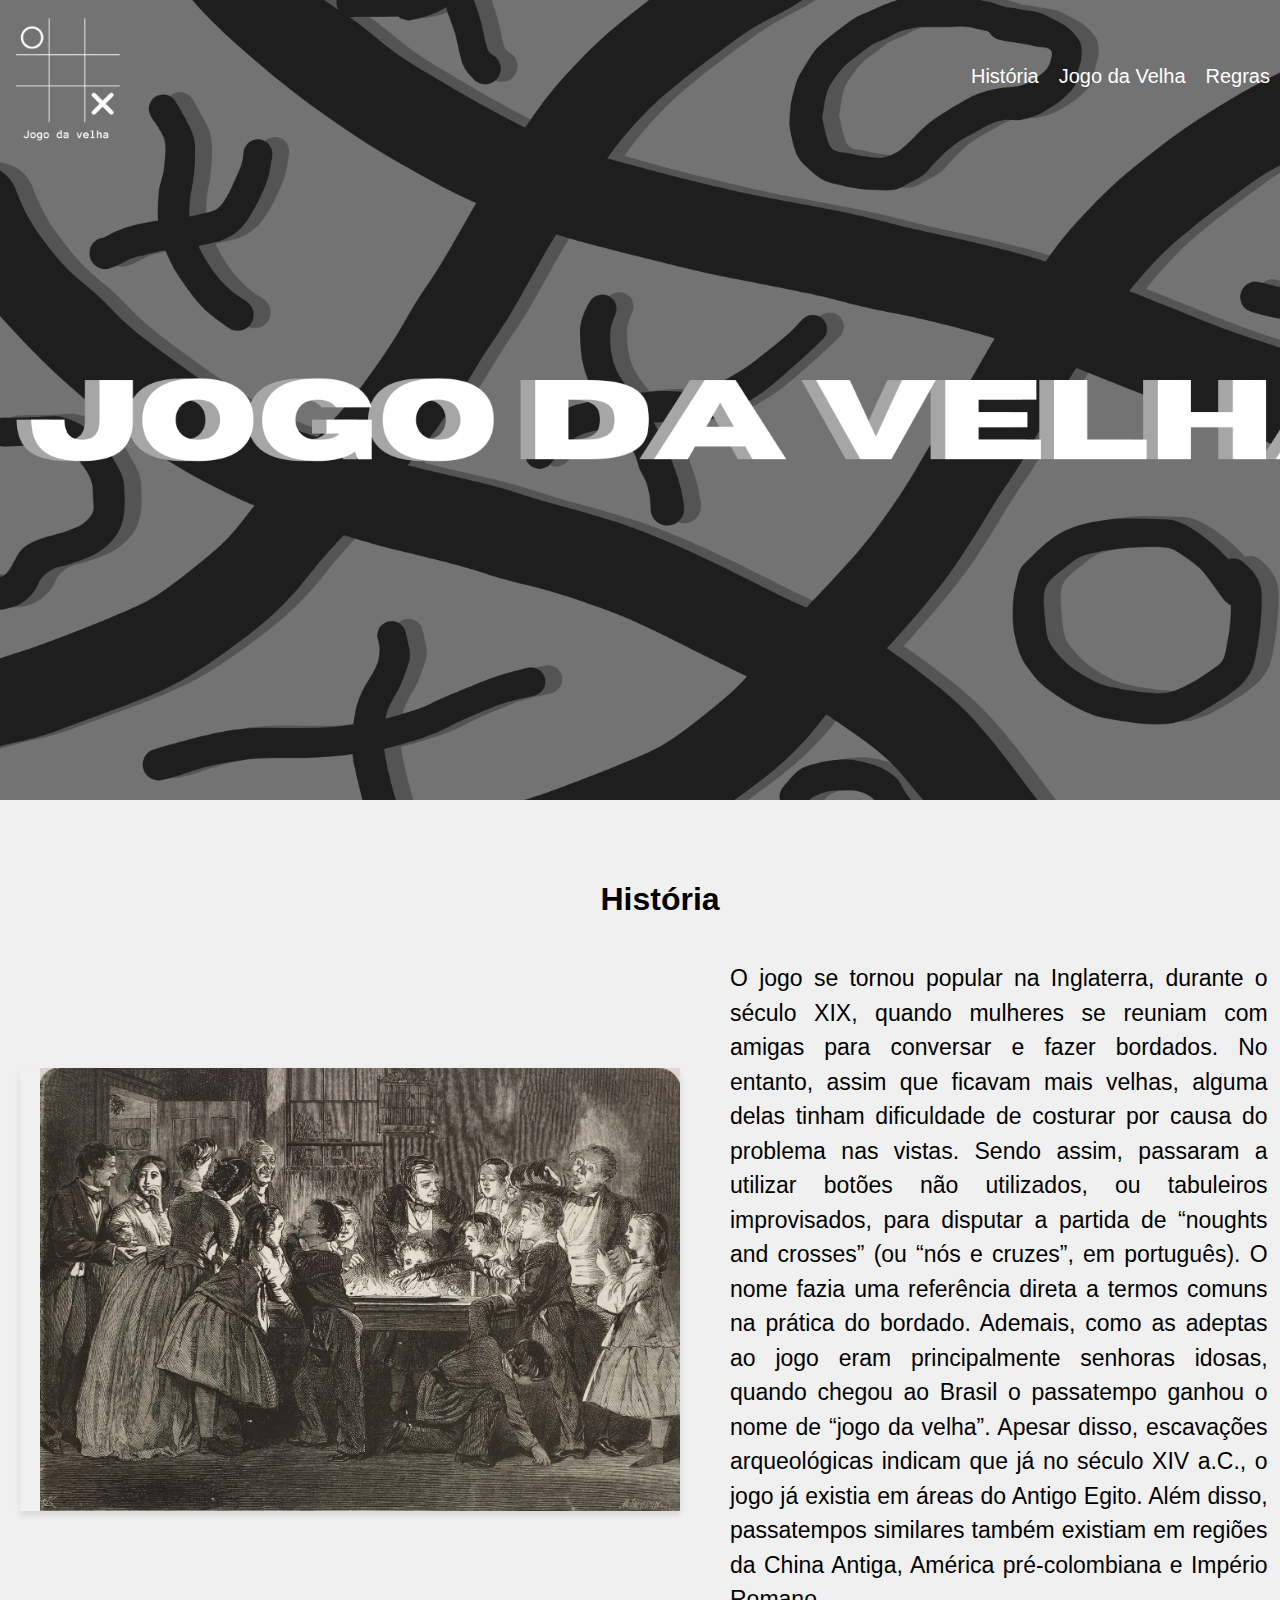
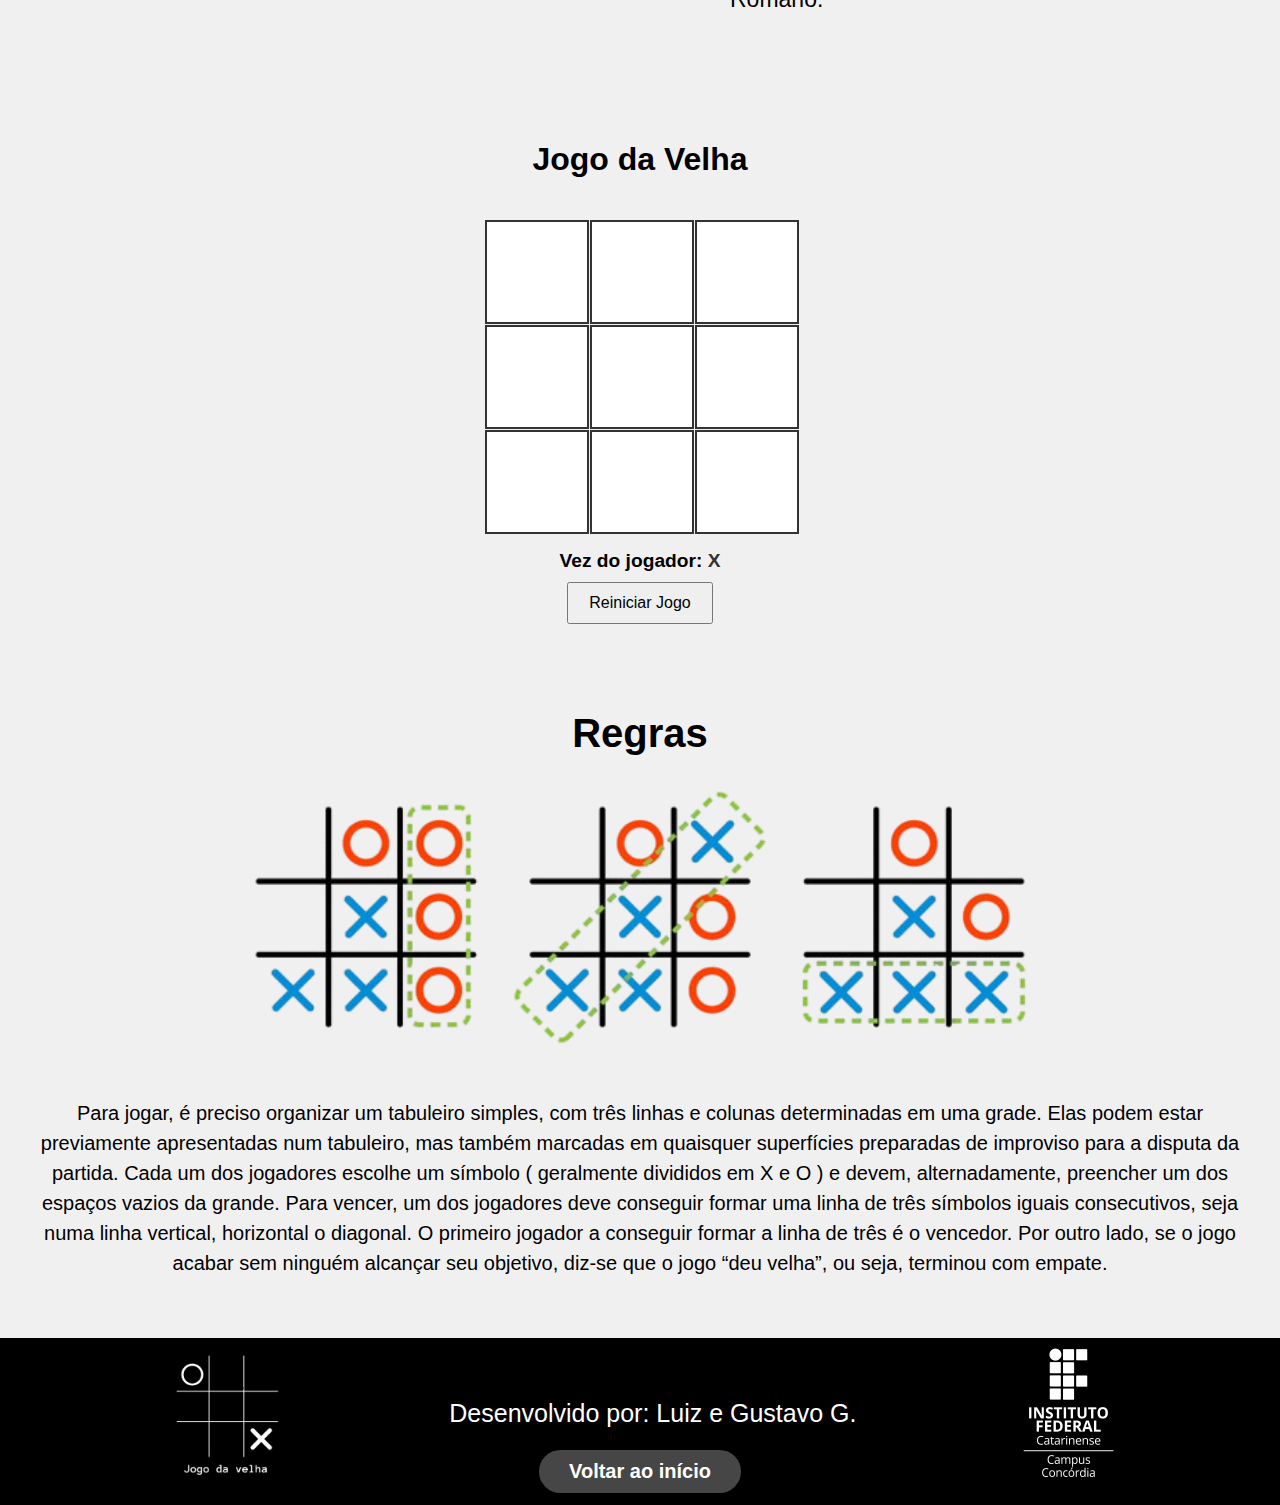
<file: index.html>
<!DOCTYPE html>
<html lang="pt-BR">
<head>
    <meta charset="UTF-8">
    <meta name="viewport" content="width=device-width, initial-scale=1.0">
    <script src="./js/jogodavelha.js"></script>
    <link rel="stylesheet" href="./css/stilo.css">
    <link rel="shortcut icon" href="./imgs/jogovelhalogobranca.png" image/x-icon">
    <title>Jogo da Velha</title>
</head>
<body>
    <header>
        <div id="header">
            <img src="./imgs/jogovelhalogobranca.png" alt="" class="imgheader">
            <nav>
                <a href="#historia">História</a>
                <a href="#jogodavelha">Jogo da Velha</a>
                <a href="#regras">Regras</a>
            </nav>
        </div>
    </header>
    <section id="historia">
        <h1 class="historiatitulo">História</h1>
        <div class="historia-conteudo">
            <img src="./imgs/historiajogovelha1.jpg" alt="" class="historiaimg">
            <div class="historia-texto">
                <p class="historia-paragrafo">
                    O jogo se tornou popular na Inglaterra, durante o século XIX, quando mulheres se reuniam com amigas
                    para conversar e fazer bordados. No entanto, assim que ficavam mais velhas, alguma delas tinham
                    dificuldade de costurar por causa do problema nas vistas.
                    Sendo assim, passaram a utilizar botões não utilizados, ou tabuleiros improvisados, para disputar a
                    partida de “noughts and crosses” (ou “nós e cruzes”, em português). O nome fazia uma referência
                    direta a termos comuns na prática do bordado.
                    Ademais, como as adeptas ao jogo eram principalmente senhoras idosas, quando chegou ao Brasil o
                    passatempo ganhou o nome de “jogo da velha”.
                    Apesar disso, escavações arqueológicas indicam que já no século XIV a.C., o jogo já existia em áreas
                    do Antigo Egito. Além disso, passatempos similares também existiam em regiões da China Antiga,
                    América pré-colombiana e Império Romano.
                </p>
            </div>
        </div>
        </div>
    </section>
    <section id="jogodavelha">
        <h1>Jogo da Velha</h1>
        <div id="container">
            <div class="board">
                <div class="cell" onclick="makeMove(this)"></div>
                <div class="cell" onclick="makeMove(this)"></div>
                <div class="cell" onclick="makeMove(this)"></div>
                <div class="cell" onclick="makeMove(this)"></div>
                <div class="cell" onclick="makeMove(this)"></div>
                <div class="cell" onclick="makeMove(this)"></div>
                <div class="cell" onclick="makeMove(this)"></div>
                <div class="cell" onclick="makeMove(this)"></div>
                <div class="cell" onclick="makeMove(this)"></div>
            </div>
            <div>
                <p id="turn-message">Vez do jogador: <span id="current-player"></span></p>
                <button onclick="resetGame()" id="botao">Reiniciar Jogo</button>
                <p id="message"></p>
            </div>
        </div>
    </section>
    </section>
    <section id="regras">
        <h1 class="regrastitulo">Regras</h1>
        <div class="regrasconteudo">
            <img src="./imgs/regras.png" alt="" class="regrasimg">
            <div class="regras-texto">
                <p class="regras-paragrafo">
                    Para jogar, é preciso organizar um tabuleiro simples, com três linhas e colunas determinadas em uma
                    grade. Elas podem estar previamente apresentadas num tabuleiro, mas também marcadas em quaisquer
                    superfícies preparadas de improviso para a disputa da partida.
                    Cada um dos jogadores escolhe um símbolo ( geralmente divididos em X e O ) e devem, alternadamente,
                    preencher um dos espaços vazios da grande. Para vencer, um dos jogadores deve conseguir formar uma
                    linha de três símbolos iguais consecutivos, seja numa linha vertical, horizontal o diagonal.
                    O primeiro jogador a conseguir formar a linha de três é o vencedor. Por outro lado, se o jogo acabar
                    sem ninguém alcançar seu objetivo, diz-se que o jogo “deu velha”, ou seja, terminou com empate.
                </p>
            </div>
        </div>
        </div>
    </section>
    <section class="footer">
        <img src="./imgs/jogovelhalogobranca.png" alt="logo" class="imgfooter">
        <p class="textofooter">Desenvolvido por: <a href="https://github.com/Louiz008">Luiz</a> e <a
                href="https://github.com/Qlqr1">Gustavo G.</a></p>
        <img src="./imgs/ifclogobranca.png" alt="ifc" class="ifcfooter">
    </section>
    <div id="divbotaocomeco">
        <button id="botaocomeco" href="#header">
            <a href="#header" id="textobotaocomeco">Voltar ao início</a>
        </button>
    </div>
</body>
</html>
</file>
<file: css/stilo.css>
html {
  scroll-behavior: smooth;
}

body {
  font-family: Arial, sans-serif;
  height: 100%;
  width: 100%;
  margin: 0;
  background-color: #f0f0f0;
  justify-content: center;
  overflow-x: hidden;
}

header {
  width: 100%;
  height: 800px;
  background-size: cover;
  background-repeat: no-repeat;
  background-image: url('../imgs/Jogodavelha.png');
}

#header {
  display: flex;
  justify-content: space-between;
}


.imgheader {
  width: 130px;
  justify-self: flex-start;
  align-self: center;
}

nav a {
  text-decoration: none;
  color: white;
  margin: 10px;
  font-size: 20px;
}

nav a:hover {
  text-decoration: none;
  color: white;
  font-weight: bold;
}

nav {
  display: flex;
  justify-self: flex-end;
  align-self: center;
  align-items: center;
}

#historia {
  width: 100%;
  margin: 40px auto;
  padding: 20px;
  border-radius: 10px;
}

.historia-conteudo {
  display: flex;
  gap: 50px;
  align-items: center;
  flex-wrap: wrap;
  flex-direction: row;
}

.historiaimg {
  display: flex;
  max-width: 50%;
  box-shadow: 0 4px 6px rgba(0, 0, 0, 0.1);
  object-fit: cover;
  padding-left: 20px;
}

.historia-texto {
  max-width: 42%;
  display: flex;
  flex-direction: column;
  justify-content: center;
}

.historiatitulo {
  display: flex;
  font-size: 2rem;
  margin-bottom: 20px;
  text-align: left;
  font-weight: bold;
  justify-content: center;
}

.historia-paragrafo {
  font-size: 23px;
  line-height: 1.5;
  font-family: 'Segoe UI', Tahoma, Geneva, Verdana, sans-serif;
  text-align: justify;
}

@media (max-width: 768px) {
  .historia-conteudo {
    flex-direction: column;
    text-align: center;
  }

  .historia-img,
  .historia-texto {
    max-width: 100%;
  }

  .historia-titulo {
    font-size: 1.5rem;
  }

  .historia-paragrafo {
    font-size: 0.9rem;
  }
}

#jogodavelha {
  padding: 20px;
  text-align: center;
  display: flex;
  justify-content: center;
  align-items: center;
  flex-direction: column;
}



.board {
  display: grid;
  grid-template-columns: repeat(3, 100px);
  grid-template-rows: repeat(3, 100px);
  gap: 5px;
  margin: 20px auto;
}

.cell {
  width: 100px;
  height: 100px;
  background-color: white;
  border: 2px solid #333;
  display: flex;
  justify-content: center;
  align-items: center;
  font-size: 2em;
  cursor: pointer;
}

.cell:hover {
  background-color: #e0e0e0;
}

button {
  padding: 10px 20px;
  font-size: 1em;
  cursor: pointer;
}

#turn-message {
  font-size: 1.2em;
  margin-bottom: 10px;
  font-weight: bold;
}

#current-player {
  color: #333;
  font-weight: bold;
}

#message {
  margin-top: 20px;
  font-size: 1.2em;
}

#regras {
  display: flex;
  flex-direction: column;
  justify-content: center;
  align-items: center;
  text-align: center;
  padding: 20px;
}

.regrastitulo {
  font-size: 40px;
  margin-bottom: 20px;
}

.regrasconteudo {
  display: flex;
  flex-direction: column;
  align-items: center;
  gap: 20px;
  max-width: 800px;
  width: 100%;
}

.regrasimg {
  width: 100%;
  height: auto;
  border-radius: 10px;
}

.regras-texto {
  text-align: center;
  font-size: 20px;
  line-height: 1.5;
  width: 150%;
  padding-bottom: 20px;
}

.footer {
  width: 100%;
  height: 150px;
  display: flex;
  flex-direction: row;
  background-color: black;
  justify-content: space-evenly;
}

.textofooter {
  color: white;
  align-self: center;
  font-size: 25px;
}

.textofooter a {
  text-decoration: none;
  color: white;
}

.textofooter a:hover {
  text-decoration: none;
  font-weight: bold;
  color: white;
}

#divbotaocomeco {
  display: flex;
  justify-content: center;
  margin-top: -20px;
  background-color: #000000;
}

#botaocomeco {
  font-size: 1em;
  background-color: #464646;
  color: white;
  display: flex;
  border-radius: 50px;
  justify-content: center;
  margin-top: -20px;
  margin-bottom: 10px;
  border: none;
  border: 2px solid black;
  font-weight: bold;
  text-align: center;
  text-decoration: none;
  display: inline-block;
  transition-duration: 0.6s;
}

#botaocomeco:hover {
  background-color: #787878;
  border: 2px solid black;
  text-decoration: none;
}

#textobotaocomeco {
  font-size: 1.25em;
  color: white;
  margin: 10px;
  font-weight: bold;
  text-align: center;
  align-self: center;
  text-decoration: none;
}
</file>
